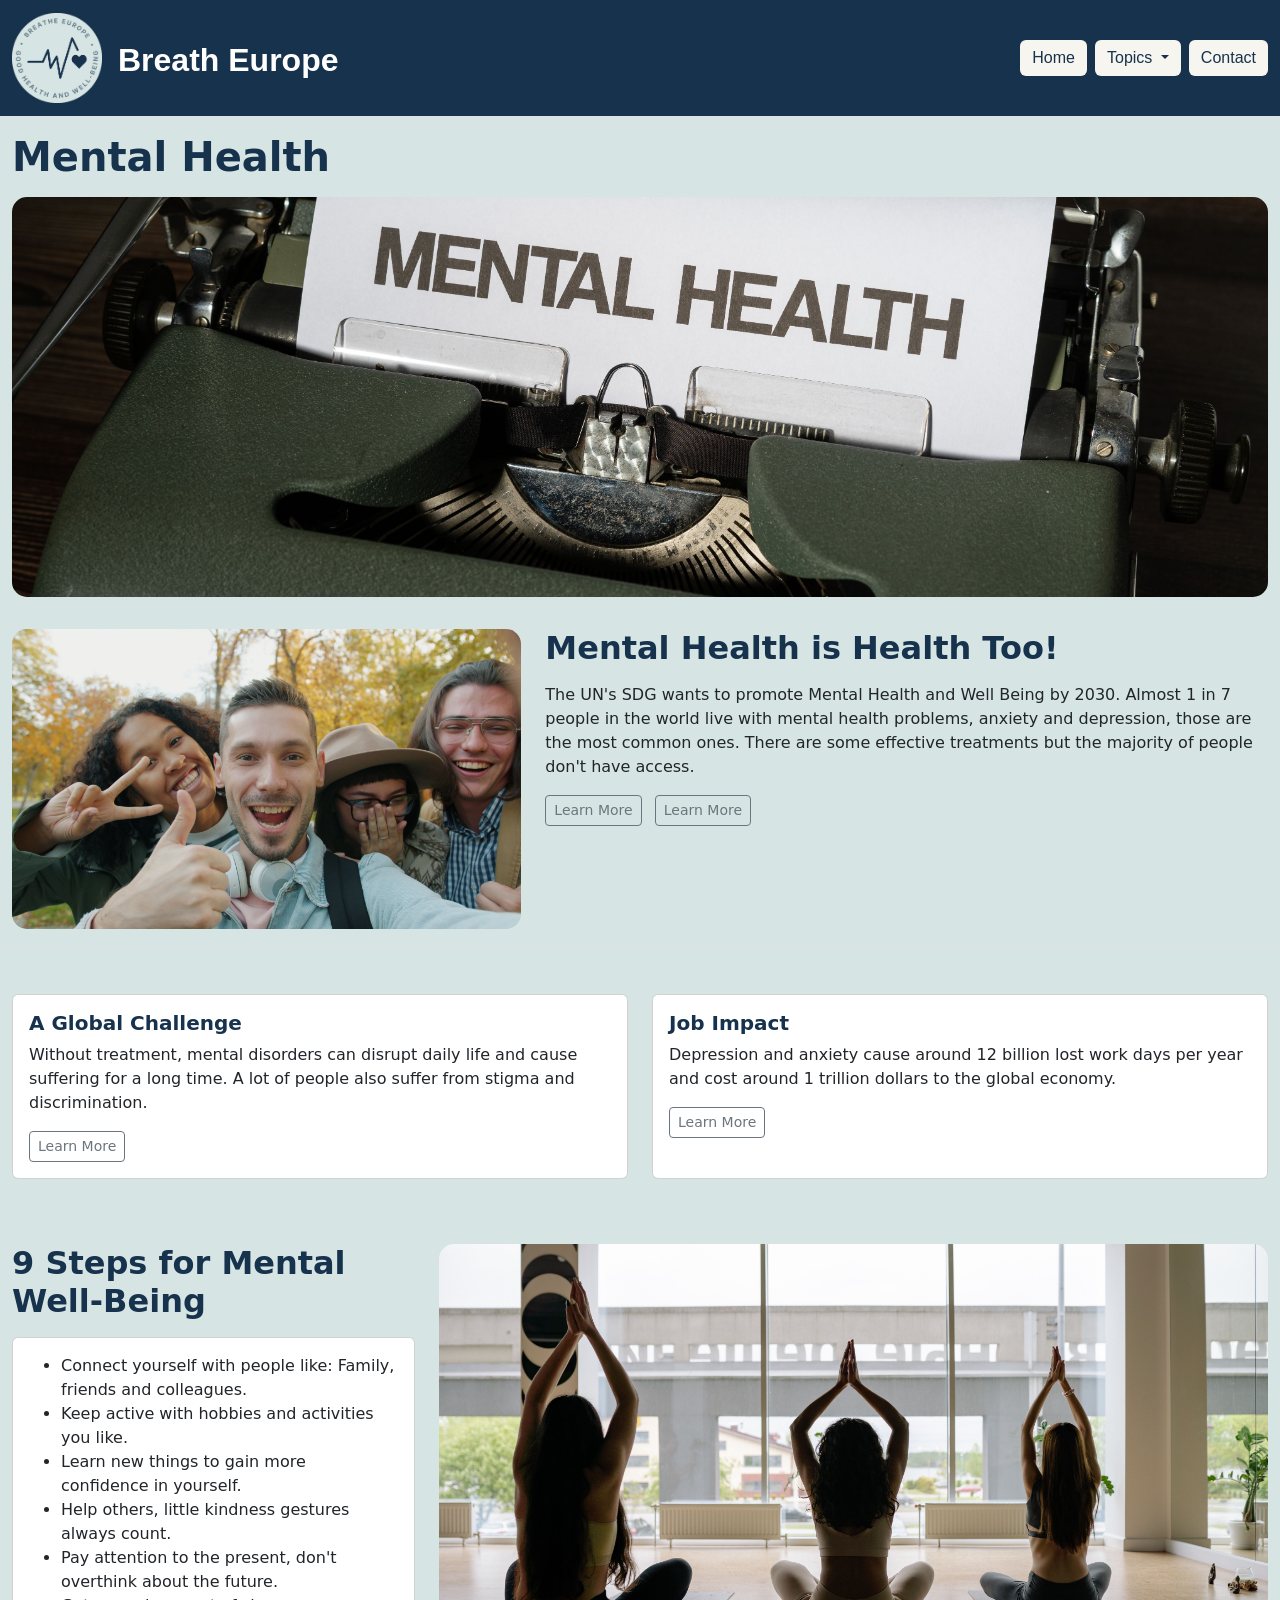
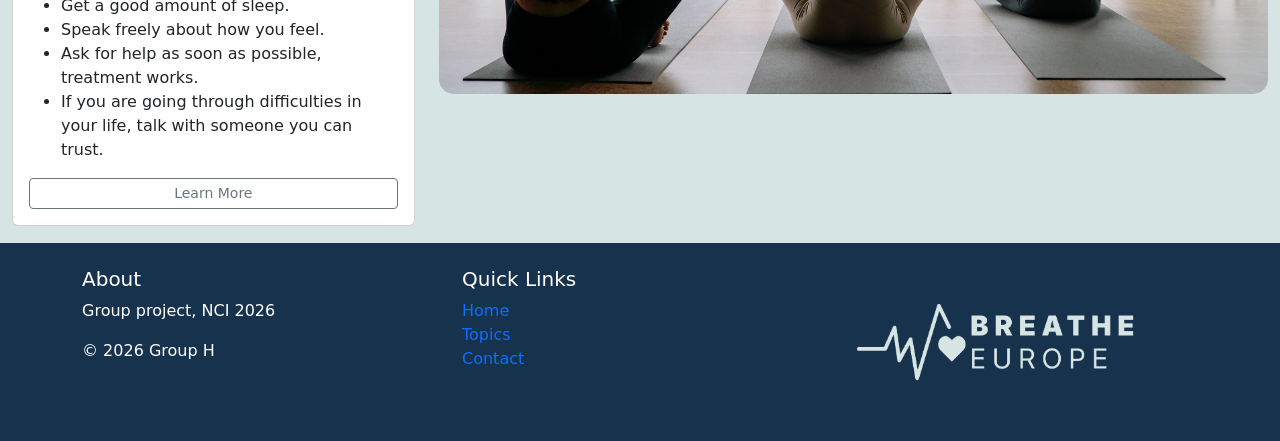
<file: mentalHealth.html>
<!--mentalHealth.html-->
<!DOCTYPE html>
<html lang="en">
<head>
	<meta charset="UTF-8">
	<meta name="viewport" content="width=device-width, initial-scale=1">
	<meta name="author" content="MA">
	<title>Breath Europe | Mental Health</title>
	<!-- Bootstrap CSS -->
	<link href="https://cdn.jsdelivr.net/npm/bootstrap@5.3.3/dist/css/bootstrap.min.css" rel="stylesheet">
	<link rel="stylesheet" href="css/style.css">
</head>
<body>
	<!-- Header With Logo, Dropdown Menu, Buttons directing to Home and Contact  -->
	<header>
		<nav class="navbar navbar-expand-lg border-bottom">
			<div class="container-fluid">
				<a class="navbar-brand" href="index.html">
					<img class="logo" src="images/logo2.png" alt="LOGO">
				</a>
				<p class="title">Breath Europe</p>
				<button class="navbar-toggler" type="button" data-bs-toggle="collapse" data-bs-target="#navbarSupportedContent" aria-controls="navbarSupportedContent" aria-expanded="false" aria-label="Toggle navigation">
					<span class="navbar-toggler-icon"></span>
				</button>
				<div class="collapse navbar-collapse" id="navbarSupportedContent">
					<ul class="navbar-nav ms-auto mb-2 mb-lg-0">
						<li class="nav-item">
							<a class="btn btn-outline-secondary me-2" href="index.html">Home</a>
						</li>
						<li class="nav-item dropdown">
							<a class="nav-link dropdown-toggle" id="topics" href="#" role="button" data-bs-toggle="dropdown" aria-expanded="false">Topics </a>
							<ul class="dropdown-menu dropdown-menu-end">
								<li><a class="dropdown-item" href="screenTime.html">Screen Time & Well-being</a></li>
								<li><a class="dropdown-item" href="activity.html">Physical Activity</a></li>
								<li><a class="dropdown-item" href="healthSystem.html">Access to Health System</a></li>
								<li><a class="dropdown-item" href="mentalHealth.html">Mental Health</a></li>
								<li><a class="dropdown-item" href="sleep.html">Sleep & Productivity</a></li>
								<li><a class="dropdown-item" href="smoking.html">Smoking & Vaping</a></li>
								<li><a class="dropdown-item" href="food.html">Food & Nutrition</a></li>
							</ul>
						</li>
						<li class="nav-item">
							<a class="btn btn-outline-secondary" href="contact.html">Contact</a>
						</li>
					</ul>
				</div>
			</div>
		</nav>
	</header>

	<main>
		<!-- SECTION 1 With Header and Banner Image -->
		<section class="container-fluid py-3">
			<h1 class="MA_title">Mental Health</h1>
			<img src="images/MA_mentalHealth.jpg" alt="BANNER" class="img-fluid w-100 MA_banner">
		</section>

		<!-- SECTION 2 With Main Image, Heading 2 and Description -->
		<section class="container-fluid py-3">
			<div class="row">
				<div class="col-md-5">
					<img src="images/MA_mentalHealthMain.jpg" alt="MAIN IMG" class="img-fluid w-100 MA_mainImage">
				</div>
				<div class="col-md-7">
					<h2 class="MA_subtitle">Mental Health is Health Too!</h2>
					<p>The UN's SDG wants to promote Mental Health and Well Being by 2030. Almost 1 in 7 people in the world live with mental health problems, anxiety and depression, those are the most common ones. There are some effective treatments but the majority of people don't have access. </p>
					<a href="https://www.informea.org/en/goals/sustainable-development-goals/goal-3-good-health-and-well-being/target-34" class="btn btn-outline-secondary btn-sm me-2" target="_blank" onclick="return confirmRedirect()">Learn More</a>
					<a href="https://www.who.int/news-room/fact-sheets/detail/mental-disorders" class="btn btn-outline-secondary btn-sm" target="_blank" onclick="return confirmRedirect()">Learn More</a>
				</div>
			</div>
		</section>

		<!-- SECTION 3 With Cards, Header 5's and Description -->
		<section class="container-fluid py-5 border-top border-bottom">
			<div class="row row-cols-1 row-cols-md-2 g-4">
				<div class="col">
					<div class="card h-100">
						<div class="card-body">
							<h5 class="card-title MA_cardTitle">A Global Challenge</h5>
							<p class="card-text">Without treatment, mental disorders can disrupt daily life and cause suffering for a long time. A lot of people also suffer from stigma and discrimination.</p>
							<a href="https://www.who.int/news-room/fact-sheets/detail/mental-disorders" class="btn btn-outline-secondary btn-sm" target="_blank" onclick="return confirmRedirect()">Learn More</a>
						</div>
					</div>
				</div>
				<div class="col">
					<div class="card h-100">
						<div class="card-body">
							<h5 class="card-title MA_cardTitle">Job Impact</h5>
							<p class="card-text">Depression and anxiety cause around 12 billion lost work days per year and cost around 1 trillion dollars to the global economy.</p>
							<a href="https://who.foundation/mental-health" class="btn btn-outline-secondary btn-sm" target="_blank" onclick="return confirmRedirect()">Learn More</a>
						</div>
					</div>
				</div>
			</div>
		</section>

		<!-- SECTION 4 With List Image and Listed Box -->
		<section class="container-fluid py-3">
			<div class="row">
				<div class="col-md-4 d-flex flex-column">
					<h2 class="MA_subtitle">9 Steps for Mental Well-Being</h2>
					<div class="card flex-grow-1">
						<div class="card-body MA_listBody">
							<ul class="MA_list">
								<li>Connect yourself with people like: Family, friends and colleagues.</li>
								<li>Keep active with hobbies and activities you like.</li>
								<li>Learn new things to gain more confidence in yourself.</li>
								<li>Help others, little kindness gestures always count.</li>
								<li>Pay attention to the present, don't overthink about the future.</li>
								<li>Get a good amount of sleep.</li>
								<li>Speak freely about how you feel.</li>
								<li>Ask for help as soon as possible, treatment works.</li>
								<li>If you are going through difficulties in your life, talk with someone you can trust.</li>
							</ul>
							<a href="https://www.nhs.uk/mental-health/self-help/guides-tools-and-activities/five-steps-to-mental-wellbeing" class="btn btn-outline-secondary btn-sm" target="_blank" onclick="return confirmRedirect()">Learn More</a>
						</div>
					</div>
				</div>
				<div class="col-md-8">
					<img src="images/MA_mentalHealthList.jpg" alt="LIST IMG" class="img-fluid w-100 MA_listImage">
				</div>
			</div>
		</section>
	</main>

	<!-- FOOTER With Quick Links to Home, Topics and Contact -->
	<footer class="border-top">
		<div class="container py-4">
			<div class="row g-4">
				<div class="col-md-4">
					<h3 class="h5">About</h3>
					<p>Group project, NCI 2026</p>
					<p>&copy; 2026 Group H</p>
				</div>
				<div class="col-md-4">
					<h3 class="h5">Quick Links</h3>
					<ul class="list-unstyled">
						<li><a href="index.html">Home</a></li>
						<li><a href="#topics">Topics</a></li>
						<li><a href="contact.html">Contact</a></li>
					</ul>
				</div>
				<div class="col-md-4">
					<img class="logo2" src="images/logo4.png">
				</div>
			</div>
		</div>
	</footer>

	<!-- Bootstrap JS -->
	<script src="https://cdn.jsdelivr.net/npm/bootstrap@5.3.3/dist/js/bootstrap.bundle.min.js"></script>
	<script src="js/script.js"></script>
</body>
</html>
</file>
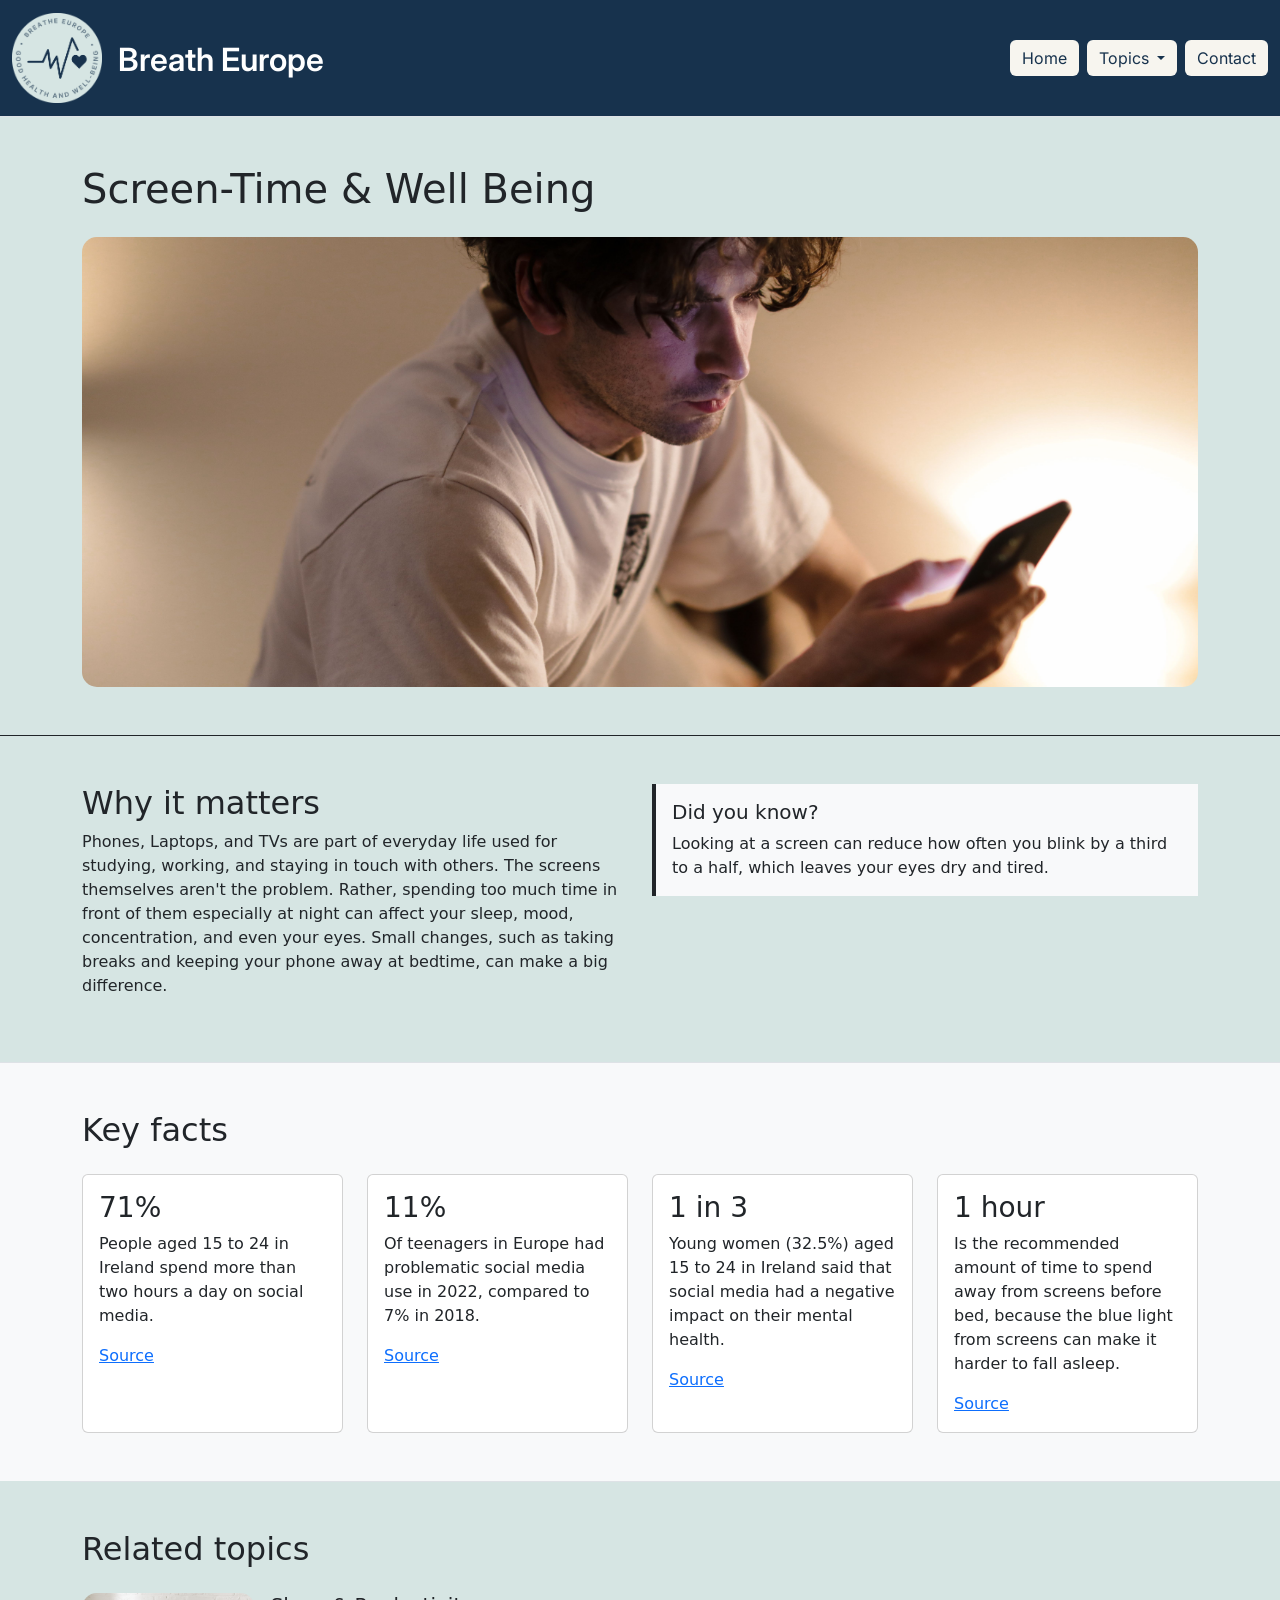
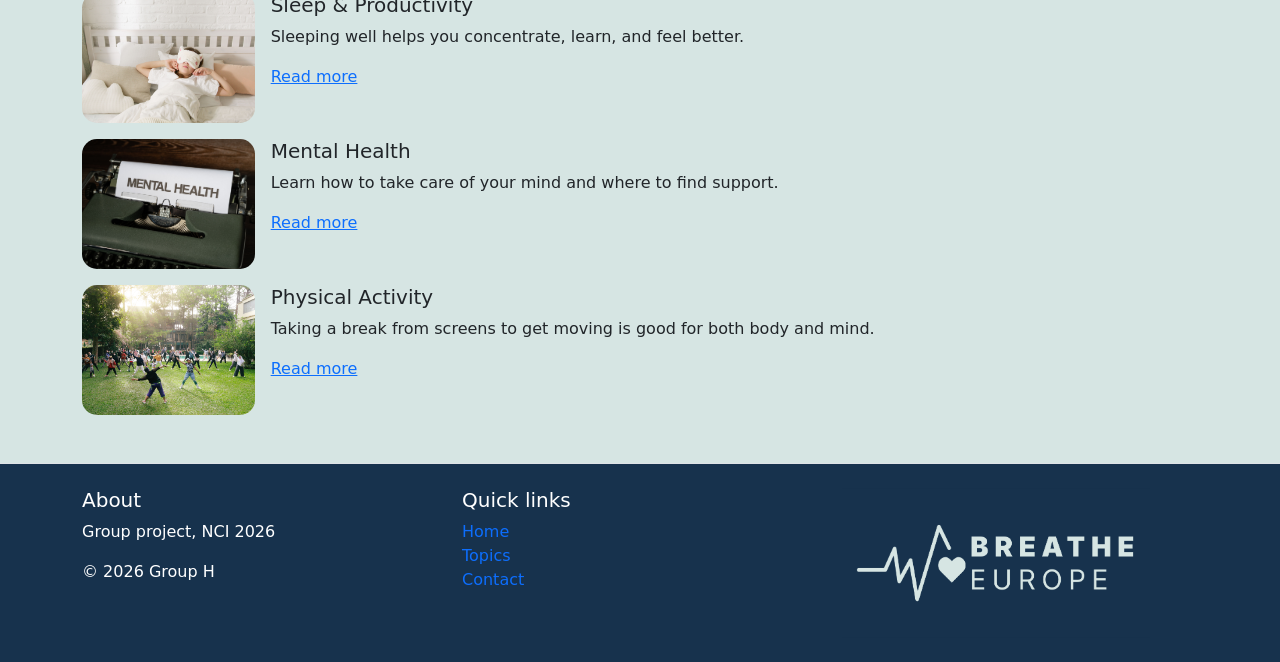
<file: screenTime.html>
<!--index.html-->
<!DOCTYPE html>
<html lang='en'>
	<head>
		<title>Breath Europe | Screen Time & Well Being</title>
		<meta charset="UTF-8">
		<meta name="viewport" content="width=device-width, initial-scale=1">
		<meta name='author' content='EM'>

		<!-- Bootstrap CSS (before style.css so your styles win) -->
		<link href="https://cdn.jsdelivr.net/npm/bootstrap@5.3.3/dist/css/bootstrap.min.css" rel="stylesheet">

		<link rel="stylesheet" href="css/style.css">
		<link rel="preconnect" href="https://fonts.googleapis.com">
		<link rel="preconnect" href="https://fonts.gstatic.com" crossorigin>
		<link href="https://fonts.googleapis.com/css2?family=Inter:ital,opsz,wght@0,14..32,100..900;1,14..32,100..900&display=swap" rel="stylesheet">
	</head>

	<body>
		<header>
			<nav class="navbar navbar-expand-lg border-bottom">
				<div class="container-fluid">
					<a class="navbar-brand" href="index.html">
						<img class="logo" src="images/logo2.png" alt="image description">
					</a>
					<p class="title">Breath Europe</p>
					<button class="navbar-toggler" type="button" data-bs-toggle="collapse" data-bs-target="#navbarSupportedContent" aria-controls="navbarSupportedContent" aria-expanded="false" aria-label="Toggle navigation">
						<span class="navbar-toggler-icon"></span>
					</button>
					<div class="collapse navbar-collapse" id="navbarSupportedContent">
						<ul class="navbar-nav ms-auto mb-2 mb-lg-0">
							<li class="nav-item">
								<a class="btn btn-outline-secondary me-2" href="index.html">Home</a>
							</li>
							<li class="nav-item dropdown">
								<a class="nav-link dropdown-toggle" id="topics" href="#" role="button" data-bs-toggle="dropdown" aria-expanded="false">
									Topics
								</a>
								<ul class="dropdown-menu dropdown-menu-end">
									<li><a class="dropdown-item" href="screenTime.html">Screen Time & Well-being</a></li>
									<li><a class="dropdown-item" href="activity.html">Physical Activity</a></li>
									<li><a class="dropdown-item" href="healthSystem.html">Access to Health System</a></li>
									<li><a class="dropdown-item" href="mentalHealth.html">Mental Health</a></li>
									<li><a class="dropdown-item" href="sleep.html">Sleep & Productivity</a></li>
									<li><a class="dropdown-item" href="smoking.html">Smoking & Vaping</a></li>
									<li><a class="dropdown-item" href="food.html">Food & Nutrition</a></li>
								</ul>
							</li>
							<li class="nav-item">
								<a class="btn btn-outline-secondary" href="contact.html">Contact</a>
							</li>
						</ul>
					</div>
				</div>
			</nav>
		</header>
 
		<main>
 
			<!-- Title + Banner -->
			<section class="container py-5">
 
				<h1 class="mb-4">Screen-Time & Well Being</h1>
				<img src="images/EM_screenTime.jpg" class="img-fluid w-100 banner_ST EM_image" alt="EM">
			</section>
 
			<!-- Why it matter -->
			<section class="border-top border-dark">
				<div class="container py-5">
					<div class="row g-4">
						<div class="col-md-6">
							<h2>Why it matters</h2>
							<p>Phones, Laptops, and TVs are part of everyday life used for studying, working, and staying in touch with others. The screens themselves aren't the problem. Rather, spending too much time in front of them especially at night can affect your sleep, mood, concentration, and even your eyes. Small changes, such as taking breaks and keeping your phone away at bedtime, can make a big difference.</p>
						</div>
						<div class="col-md-6">
							<aside class="bg-light border-start border-dark border-4 p-3">
								<h3 class="h5">Did you know?</h3>
								<p class="mb-0">Looking at a screen can reduce how often you blink by a third to a half, which leaves your eyes dry and tired.</p>
							</aside>
						</div>
					</div>
				</div>
			</section>
 
			<!-- Key Facts: 1 card per row on mobile, 4 on desktop -->
			<section class="bg-light border-top">
				<div class="container py-5">
					<h2 class="mb-4">Key facts</h2>
 
					<div class="row row-cols-1 row-cols-md-2 row-cols-lg-4 g-4">
 
						<div class="col">
							<div class="card h-100">
								<div class="card-body">
									<p class="h3">71%</p>
									<p class="card-text">People aged 15 to 24 in Ireland spend more than two hours a day on social media.</p>
									<a href="https://www.cso.ie/en/releasesandpublications/ep/p-ihsmr/irishhealthsurvey-mainresults2025/socialmediause/" target="_blank" rel="noopener noreferrer">Source</a>
								</div>
							</div>
						</div>
 
						<div class="col">
							<div class="card h-100">
								<div class="card-body">
									<p class="h3">11%</p>
									<p class="card-text">Of teenagers in Europe had problematic social media use in 2022, compared to 7% in 2018.</p>
									<a href="https://www.who.int/europe/news-room/25-09-2024-teens--screens-and-mental-health" target="_blank" rel="noopener noreferrer">Source</a>
								</div>
							</div>
						</div>
 
						<div class="col">
							<div class="card h-100">
								<div class="card-body">
									<p class="h3">1 in 3</p>
									<p class="card-text">Young women (32.5%) aged 15 to 24 in Ireland said that social media had a negative impact on their mental health.</p>
									<a href="https://www.cso.ie/en/releasesandpublications/ep/p-ihsmr/irishhealthsurvey-mainresults2025/keyfindings/" target="_blank" rel="noopener noreferrer">Source</a>
								</div>
							</div>
						</div>
 
						<div class="col">
							<div class="card h-100">
								<div class="card-body">
									<p class="h3">1 hour</p>
									<p class="card-text">Is the recommended amount of time to spend away from screens before bed, because the blue light from screens can make it harder to fall asleep.</p>
									<a href="https://www.nhs.uk/every-mind-matters/mental-wellbeing-tips/how-to-fall-asleep-faster-and-sleep-better/" target="_blank" rel="noopener noreferrer">Source</a>
								</div>
							</div>
						</div>
 
					</div>
				</div>
			</section>
 
 
			<!-- Related Topics: list with small image on the left, text on the right -->
			<section class="container py-5 border-top">
				<h2 class="mb-4">Related topics</h2>
 
				<div class="row g-3 mb-3">
					<div class="col-3 col-md-2">
						<img src="images/MA_sleep.jpg" class="img-fluid EM_image EM_relatedTopic" alt="EM">
					</div>
					<div class="col-9 col-md-10">
						<h3 class="h5">Sleep & Productivity</h3>
						<p>Sleeping well helps you concentrate, learn, and feel better.</p>
						<a href="sleep.html">Read more</a>
					</div>
				</div>
 
				<div class="row g-3 mb-3">
					<div class="col-3 col-md-2">
						<img src="images/MA_mentalHealth.jpg" class="img-fluid EM_image EM_relatedTopic" alt="EM">
					</div>
					<div class="col-9 col-md-10">
						<h3 class="h5">Mental Health</h3>
						<p>Learn how to take care of your mind and where to find support.</p>
						<a href="mentalHealth.html">Read more</a>
					</div>
				</div>
 
				<div class="row g-3">
					<div class="col-3 col-md-2">
						<img src="images/physicalActivity_TA.jpg" class="img-fluid EM_image EM_relatedTopic" alt="EM">
					</div>
					<div class="col-9 col-md-10">
						<h3 class="h5">Physical Activity</h3>
						<p>Taking a break from screens to get moving is good for both body and mind.</p>
						<a href="activity.html">Read more</a>
					</div>
				</div>
			</section>
 
		</main>
 
		<!-- FOOTER -->
		<footer class="border-top">
			<div class="container py-4">
				<div class="row g-4">
 
					<div class="col-md-4">
						<h3 class="h5">About</h3>
						<p>Group project, NCI 2026</p>
						<p>&copy; 2026 Group H</p>
					</div>
 
					<div class="col-md-4">
						<h3 class="h5">Quick links</h3>
						<ul class="list-unstyled">
							<li><a href="index.html">Home</a></li>
							<li><a href="#topics">Topics</a></li>
							<li><a href="contact.html">Contact</a></li>
						</ul>
					</div>
					<div class="col-md-4">
						<img class="logo2" src="images/logo4.png">
					</div>
 
				</div>
			</div>
		</footer>

		<!-- Bootstrap JS (makes the dropdown open) -->
		<script src="https://cdn.jsdelivr.net/npm/bootstrap@5.3.3/dist/js/bootstrap.bundle.min.js"></script>
	</body>
</html>
</file>
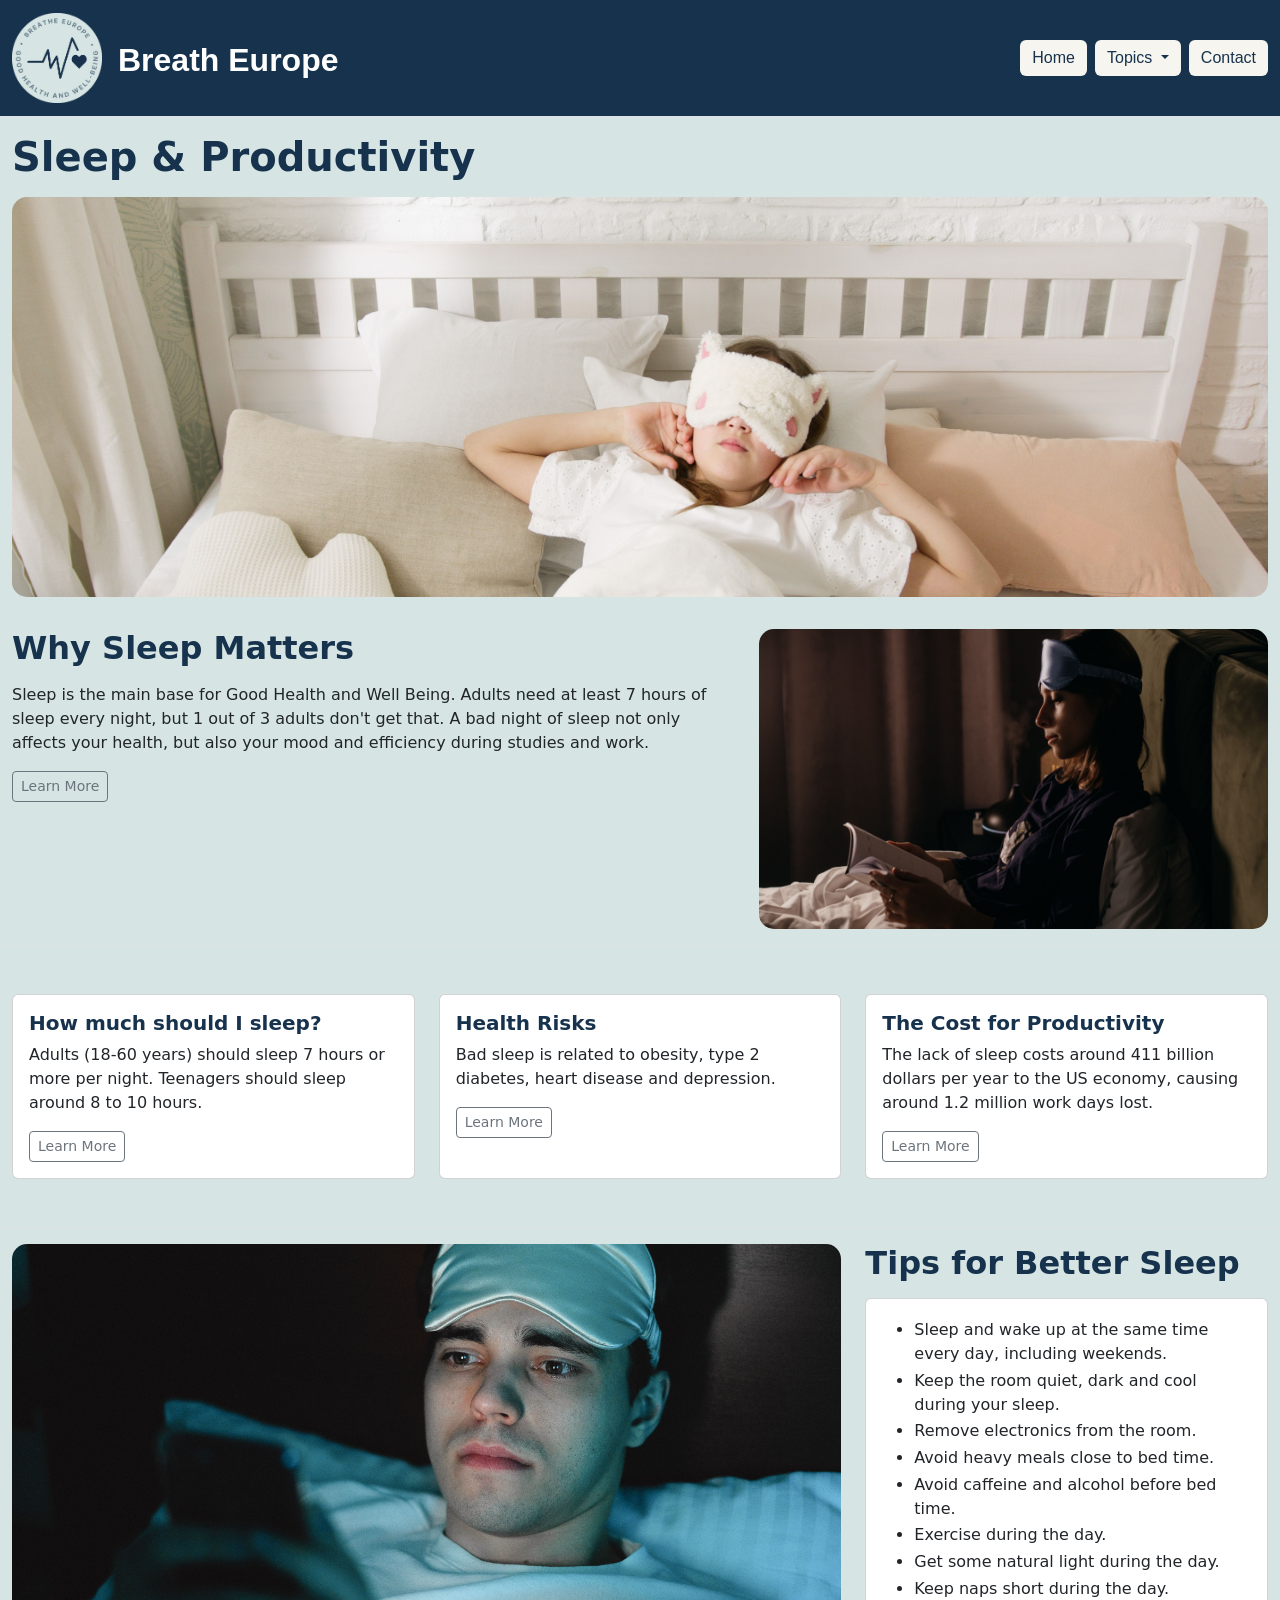
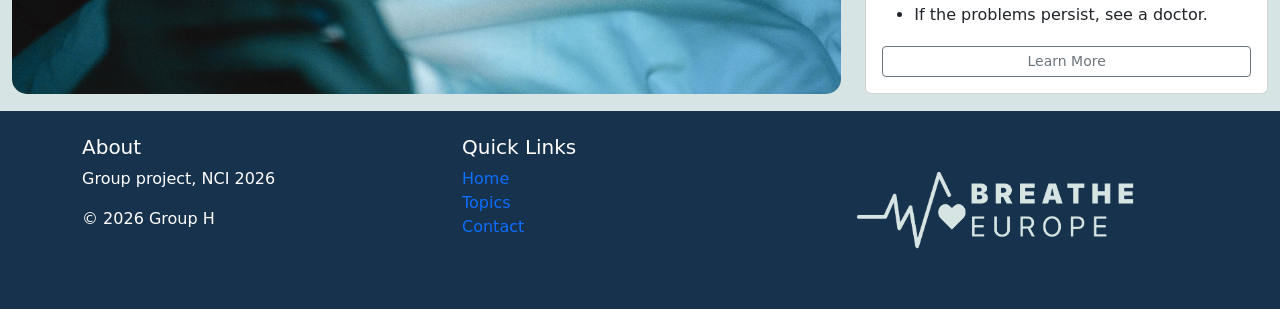
<file: sleep.html>
<!--sleep.html-->
<!DOCTYPE html>
<html lang="en">
<head>
	<meta charset="UTF-8">
	<meta name="viewport" content="width=device-width, initial-scale=1">
	<meta name="author" content="MA">
	<title>Breath Europe | Sleep & Productivity</title>
	<!-- Bootstrap CSS -->
	<link href="https://cdn.jsdelivr.net/npm/bootstrap@5.3.3/dist/css/bootstrap.min.css" rel="stylesheet">
	<link rel="stylesheet" href="css/style.css">
</head>
<body>
	<!-- HEADER With Logo, Dropdown Menu, Buttons directing to Home and Contact -->
	<header>
		<nav class="navbar navbar-expand-lg border-bottom">
			<div class="container-fluid">
				<a class="navbar-brand" href="index.html">
					<img class="logo" src="images/logo2.png" alt="LOGO">
				</a>
				<p class="title">Breath Europe</p>
				<button class="navbar-toggler" type="button" data-bs-toggle="collapse" data-bs-target="#navbarSupportedContent" aria-controls="navbarSupportedContent" aria-expanded="false" aria-label="Toggle navigation">
					<span class="navbar-toggler-icon"></span>
				</button>
				<div class="collapse navbar-collapse" id="navbarSupportedContent">
					<ul class="navbar-nav ms-auto mb-2 mb-lg-0">
						<li class="nav-item">
							<a class="btn btn-outline-secondary me-2" href="index.html">Home</a>
						</li>
						<li class="nav-item dropdown">
							<a class="nav-link dropdown-toggle" id="topics" href="#" role="button" data-bs-toggle="dropdown" aria-expanded="false">Topics </a>
							<ul class="dropdown-menu dropdown-menu-end">
								<li><a class="dropdown-item" href="screenTime.html">Screen Time & Well-being</a></li>
								<li><a class="dropdown-item" href="activity.html">Physical Activity</a></li>
								<li><a class="dropdown-item" href="healthSystem.html">Access to Health System</a></li>
								<li><a class="dropdown-item" href="mentalHealth.html">Mental Health</a></li>
								<li><a class="dropdown-item" href="sleep.html">Sleep & Productivity</a></li>
								<li><a class="dropdown-item" href="smoking.html">Smoking & Vaping</a></li>
								<li><a class="dropdown-item" href="food.html">Food & Nutrition</a></li>
							</ul>
						</li>
						<li class="nav-item">
							<a class="btn btn-outline-secondary" href="contact.html">Contact</a>
						</li>
					</ul>
				</div>
			</div>
		</nav>
	</header>

	<main>
		<!-- SECTION 1 With Header and Banner Image -->
		<section class="container-fluid py-3">
			<h1 class="MA_title">Sleep & Productivity</h1>
			<img src="images/MA_sleep.jpg" alt="BANNER" class="img-fluid w-100 MA_banner">
		</section>

		<!-- SECTION 2 With Main Image, Heading 2 and Description -->
		<section class="container-fluid py-3">
			<div class="row">
				<div class="col-md-7">
					<h2 class="MA_subtitle">Why Sleep Matters</h2>
					<p>Sleep is the main base for Good Health and Well Being. Adults need at least 7 hours of sleep every night, but 1 out of 3 adults don't get that. A bad night of sleep not only affects your health, but also your mood and efficiency during studies and work.</p>
					<a href="https://www.cdc.gov/sleep/data-and-statistics/adults.html" class="btn btn-outline-secondary btn-sm" target="_blank" onclick="return confirmRedirect()">Learn More</a>
				</div>
				<div class="col-md-5">
					<img src="images/MA_sleepMain.jpg" alt="MAIN IMG" class="img-fluid w-100 MA_mainImage">
				</div>
			</div>
		</section>

		<!-- SECTION 3 With Cards, Header 5's and Description -->
		<section class="container-fluid py-5 border-top border-bottom">
			<div class="row row-cols-1 row-cols-md-3 g-4">
				<div class="col">
					<div class="card h-100">
						<div class="card-body">
							<h5 class="card-title MA_cardTitle">How much should I sleep?</h5>
							<p class="card-text">Adults (18-60 years) should sleep 7 hours or more per night. Teenagers should sleep around 8 to 10 hours. </p>
							<a href="https://www.cdc.gov/sleep/data-and-statistics/adults.html" class="btn btn-outline-secondary btn-sm" target="_blank" onclick="return confirmRedirect()">Learn More</a>
						</div>
					</div>
				</div>
				<div class="col">
					<div class="card h-100">
						<div class="card-body">
							<h5 class="card-title MA_cardTitle">Health Risks</h5>
							<p class="card-text">Bad sleep is related to obesity, type 2 diabetes, heart disease and depression.</p>
							<a href="https://stacks.cdc.gov/view/cdc/115628/cdc_115628_DS1.pdf" class="btn btn-outline-secondary btn-sm" target="_blank" onclick="return confirmRedirect()">Learn More</a>
						</div>
					</div>
				</div>
				<div class="col">
					<div class="card h-100">
						<div class="card-body">
							<h5 class="card-title MA_cardTitle">The Cost for Productivity</h5>
							<p class="card-text">The lack of sleep costs around 411 billion dollars per year to the US economy, causing around 1.2 million work days lost.</p>
							<a href="https://www.rand.org/pubs/research_reports/RR1791" class="btn btn-outline-secondary btn-sm" target="_blank" onclick="return confirmRedirect()">Learn More</a>
						</div>
					</div>
				</div>
			</div>
		</section>

		<!-- SECTION 4 With List Image and Listed Box -->
		<section class="container-fluid py-3">
			<div class="row">
				<div class="col-md-8">
					<img src="images/MA_sleepList.jpg" alt="LIST IMG" class="img-fluid w-100 MA_listImage">
				</div>
				<div class="col-md-4 d-flex flex-column">
					<h2 class="MA_subtitle">Tips for Better Sleep</h2>
					<div class="card flex-grow-1">
						<div class="card-body MA_listBody">
							<ul class="MA_list">
								<li>Sleep and wake up at the same time every day, including weekends.</li>
								<li>Keep the room quiet, dark and cool during your sleep.</li>
								<li>Remove electronics from the room.</li>
								<li>Avoid heavy meals close to bed time.</li>
								<li>Avoid caffeine and alcohol before bed time.</li>
								<li>Exercise during the day.</li>
								<li>Get some natural light during the day.</li>
								<li>Keep naps short during the day.</li>
								<li>If the problems persist, see a doctor.</li>
							</ul>
							<a href="https://www.cdc.gov/sleep/about" class="btn btn-outline-secondary btn-sm" target="_blank" onclick="return confirmRedirect()">Learn More</a>
						</div>
					</div>
				</div>
			</div>
		</section>
	</main>

	<!-- FOOTER With Quick Links to Home, Topics and Contact -->
	<footer class="border-top">
		<div class="container py-4">
			<div class="row g-4">
				<div class="col-md-4">
					<h3 class="h5">About</h3>
					<p>Group project, NCI 2026</p>
					<p>&copy; 2026 Group H</p>
				</div>
				<div class="col-md-4">
					<h3 class="h5">Quick Links</h3>
					<ul class="list-unstyled">
						<li><a href="index.html">Home</a></li>
						<li><a href="#topics">Topics</a></li>
						<li><a href="contact.html">Contact</a></li>
					</ul>
				</div>
				<div class="col-md-4">
					<img class="logo2" src="images/logo4.png">
				</div>
			</div>
		</div>
	</footer>

	<!-- Bootstrap JS -->
	<script src="https://cdn.jsdelivr.net/npm/bootstrap@5.3.3/dist/js/bootstrap.bundle.min.js"></script>
	<script src="js/script.js"></script>
</body>
</html>
</file>
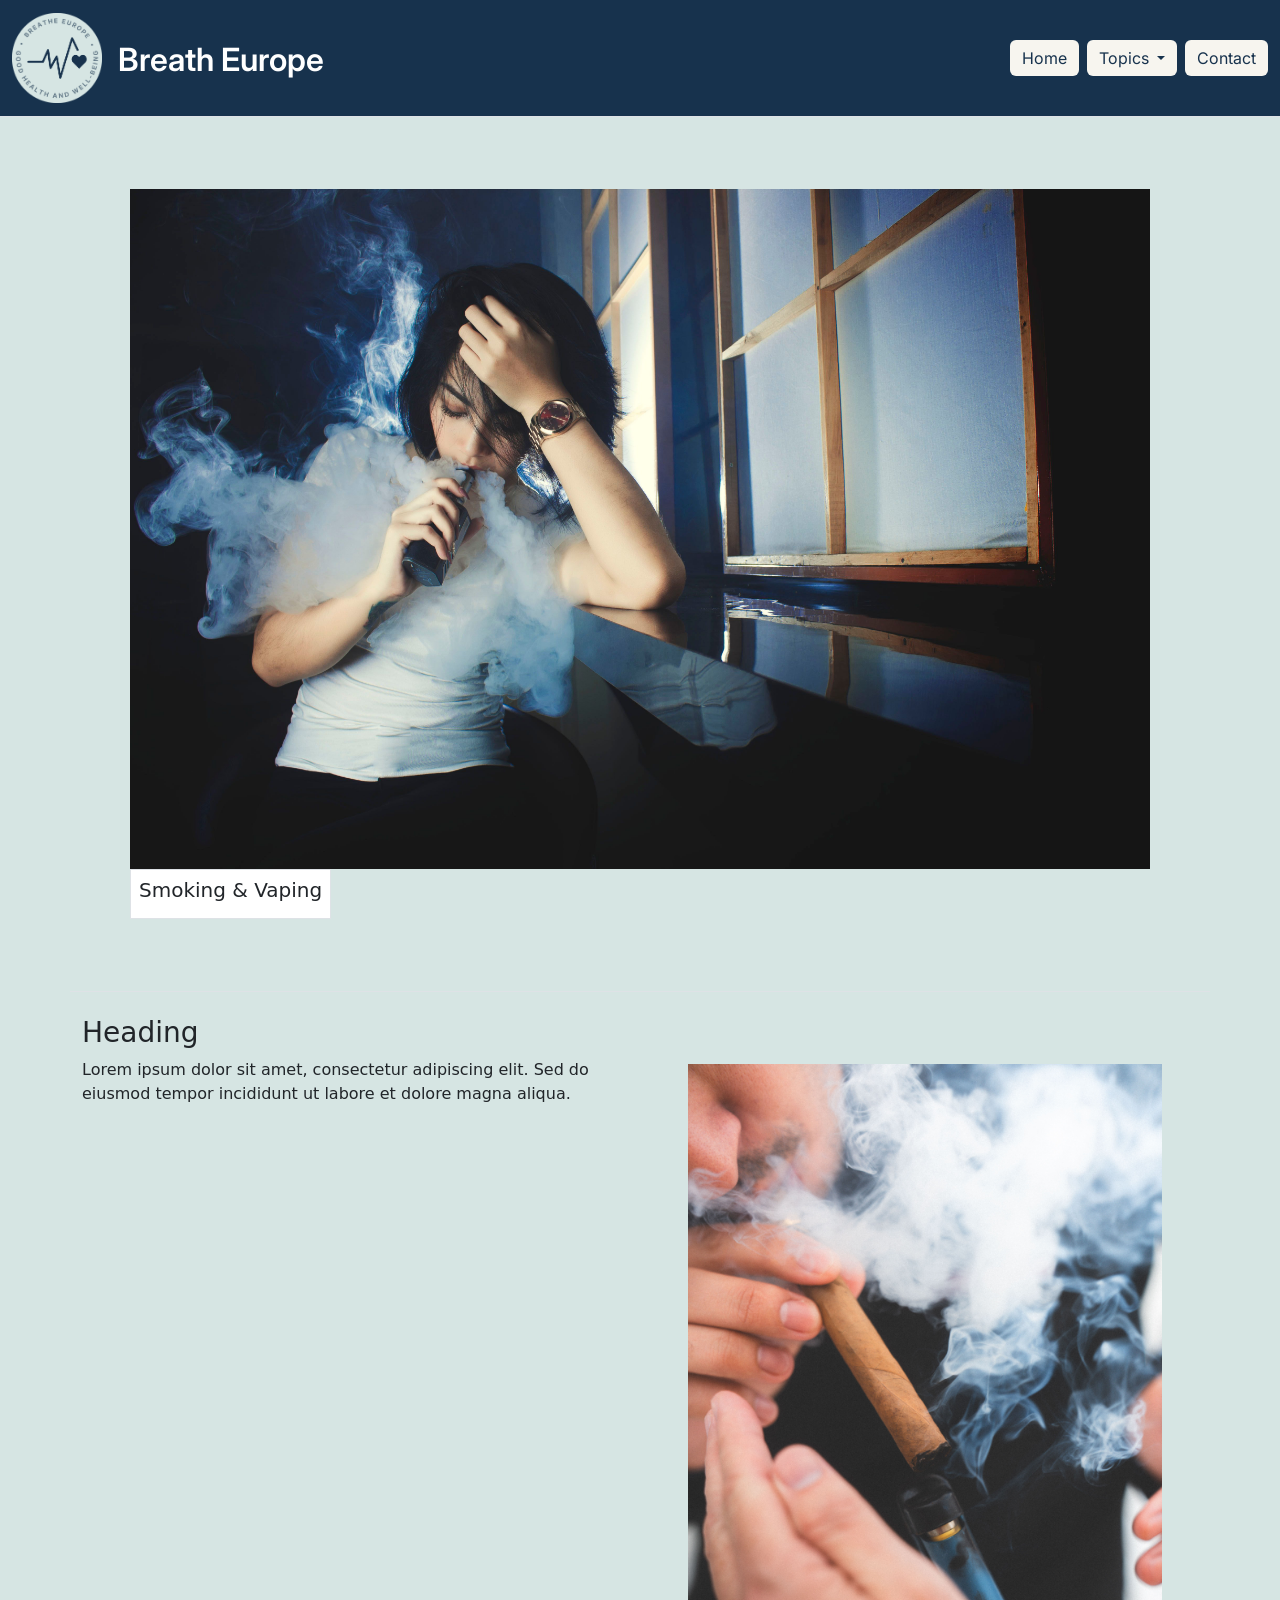
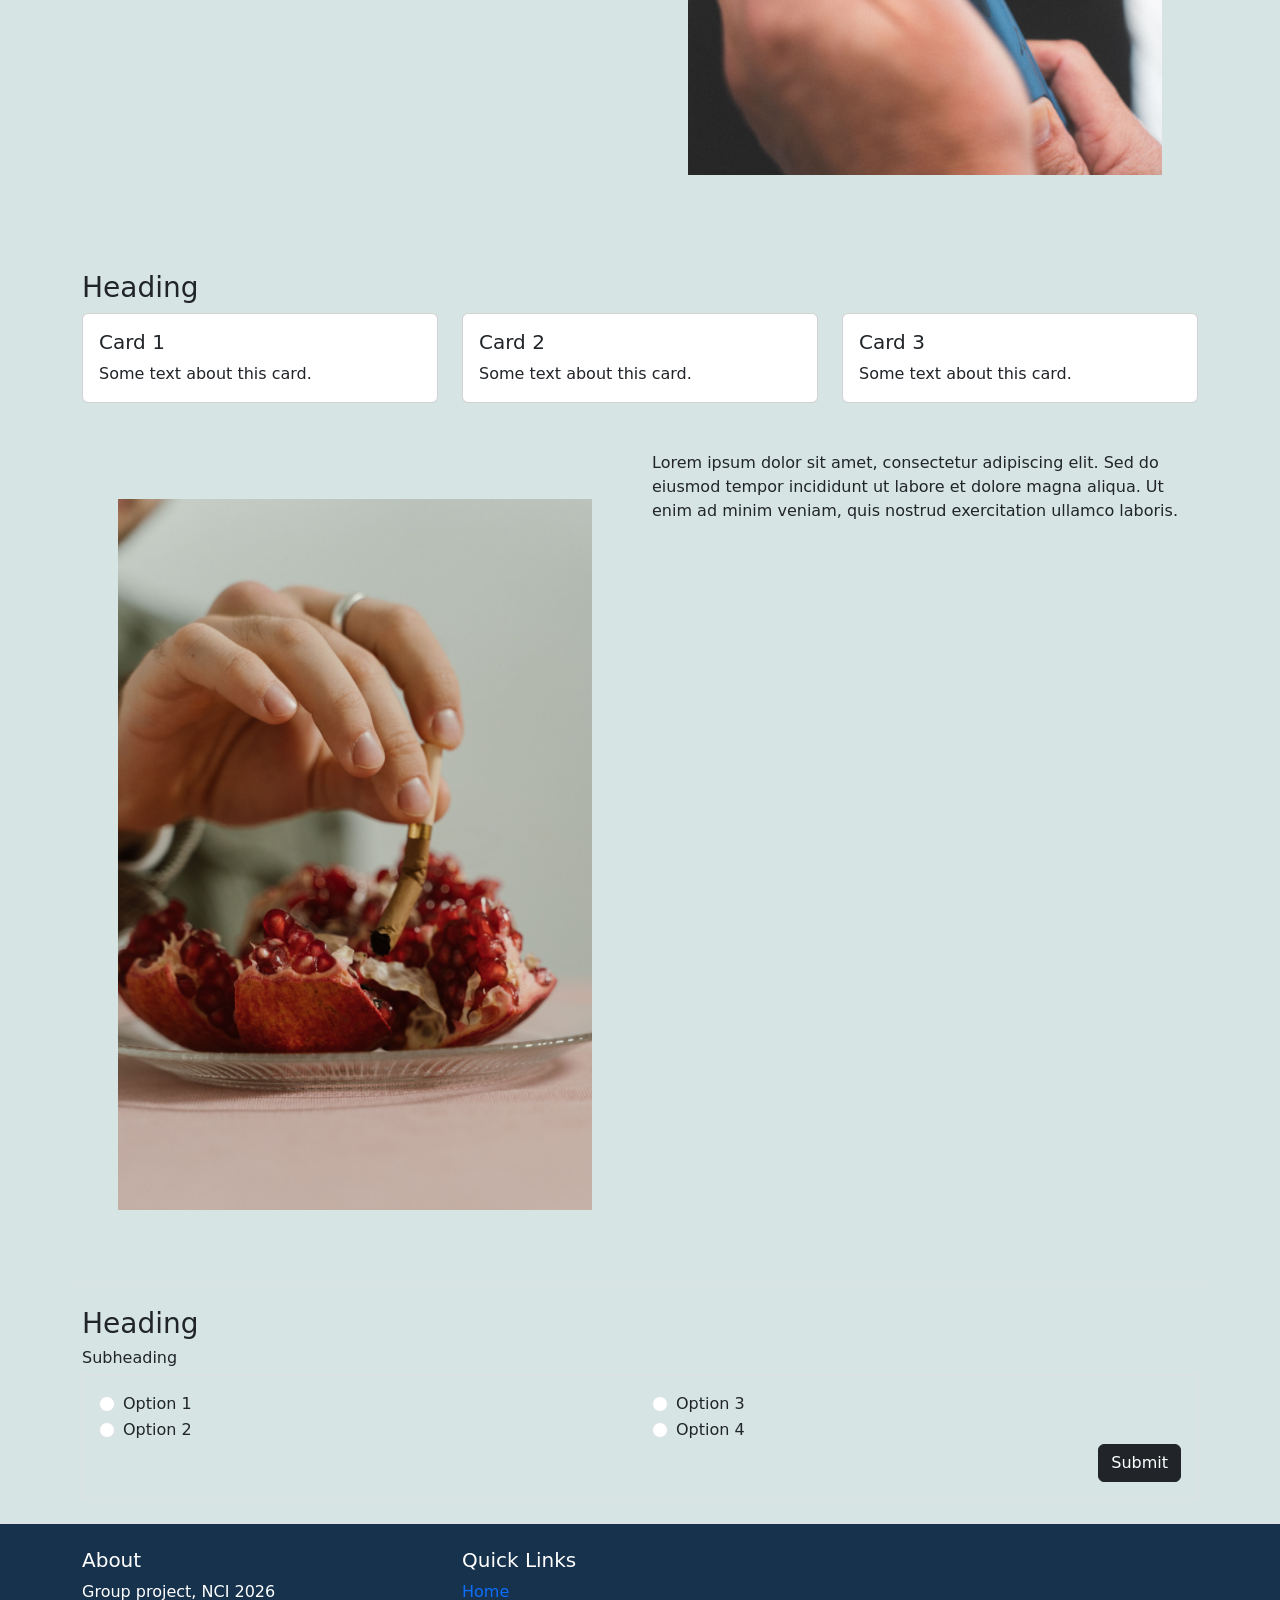
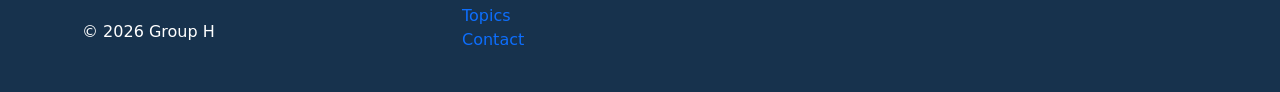
<file: smoking.html>
<!--smoking.html-->
<!DOCTYPE html>
<html lang="en">
	<head>
		<meta charset="UTF-8">
		<meta name="viewport" content="width=device-width, initial-scale=1">
		<!-- meta tag with my initials to identify my work -->
		<meta name="author" content="CF">
		<title>Breath Europe | Smoking & Vaping</title>
		<!-- bootstrap CSS -->
		<link href="https://cdn.jsdelivr.net/npm/bootstrap@5.3.3/dist/css/bootstrap.min.css" rel="stylesheet">
		<link rel="stylesheet" href="css/style.css">
		<link rel="preconnect" href="https://fonts.googleapis.com">
		<link rel="preconnect" href="https://fonts.gstatic.com" crossorigin>
		<link href="https://fonts.googleapis.com/css2?family=Inter:ital,opsz,wght@0,14..32,100..900;1,14..32,100..900&display=swap" rel="stylesheet">
	</head>
	<body>
		<!-- header( navbar + Title + logo image + buttons + dropdown menu -->
		<header>
			<nav class="navbar navbar-expand-lg border-bottom">
				<div class="container-fluid">
					<a class="navbar-brand" href="index.html">
						<img class="logo" src="images/logo2.png" alt="logo_image">
					</a>
					<p class="title">Breath Europe</p>
					<button class="navbar-toggler" type="button" data-bs-toggle="collapse" data-bs-target="#navbarSupportedContent" aria-controls="navbarSupportedContent" aria-expanded="false" aria-label="Toggle navigation">
						<span class="navbar-toggler-icon"></span>
					</button>
					<div class="collapse navbar-collapse" id="navbarSupportedContent">
						<ul class="navbar-nav ms-auto mb-2 mb-lg-0">
							<li class="nav-item">
								<a class="btn btn-outline-secondary me-2" href="index.html">Home</a>
							</li>
							<li class="nav-item dropdown">
								<a class="nav-link dropdown-toggle" id="topics" href="#" role="button" data-bs-toggle="dropdown" aria-expanded="false">Topics </a>
								<ul class="dropdown-menu dropdown-menu-end">
									<li><a class="dropdown-item" href="screenTime.html">Screen Time & Well-being</a></li>
									<li><a class="dropdown-item" href="activity.html">Physical Activity</a></li>
									<li><a class="dropdown-item" href="healthSystem.html">Access to Health System</a></li>
									<li><a class="dropdown-item" href="mentalHealth.html">Mental Health</a></li>
									<li><a class="dropdown-item" href="sleep.html">Sleep & Productivity</a></li>
									<li><a class="dropdown-item" href="smoking.html">Smoking & Vaping</a></li>
									<li><a class="dropdown-item" href="food.html">Food & Nutrition</a></li>
								</ul>
							</li>
							<li class="nav-item">
								<a class="btn btn-outline-secondary" href="contact.html">Contact</a>
							</li>
						</ul>
					</div>
				</div>
			</nav>
		</header>

		<!-- banner content -->
		<div class="container my-4">
			<div class="bg p-5 text-left">
				<img src="images/CF_Smoking.jpg" alt="BANNER" class="img-fluid w-100">
				<div class="bg-white d-inline-block p-2 border">
					<h5>Smoking & Vaping</h5>
				</div>
			</div>
		</div>
		
		<!-- introduction content : text(left) + image (right) -->
		<div class="container my-4 border-top pt-4">
			<div class="row">
				<div class="col-md-6">
					<h3>Heading</h3>
					<p>Lorem ipsum dolor sit amet, consectetur adipiscing elit. Sed do eiusmod tempor incididunt ut labore et dolore magna aliqua.</p>
				</div>
				<div class="col-md-6 text-center p-5">
					<img src="images/CF_vapeCig.jpg" alt="INTRO IMG" class="img-fluid w-100">
				</div>
			</div>
		</div>
		
		<!-- 3 cards -->
		<div class="bg py-4">
			<div class="container">
				<h3>Heading</h3>
				<div class="row">
					<div class="col-md-4">
						<div class="card">
							<div class="card-body">
								<h5 class="card-title">Card 1</h5>
								<p class="card-text">Some text about this card.</p>
							</div>
						</div>
					</div>
					<div class="col-md-4">
						<div class="card">
							<div class="card-body">
								<h5 class="card-title">Card 2</h5>
								<p class="card-text">Some text about this card.</p>
							</div>
						</div>
					</div>
					<div class="col-md-4">
						<div class="card">
							<div class="card-body">
								<h5 class="card-title">Card 3</h5>
								<p class="card-text">Some text about this card.</p>
							</div>
						</div>
					</div>
				</div>
			</div>
		</div>
		
		<!-- second content : text(right) + image (left) -->
		<div class="container my-4">
			<div class="row">
				<div class="col-md-6 text-center p-5">
				<img src="images/CF_noSmoke.jpg" alt="IMG" class="img-fluid w-100">
				</div>
				<div class="col-md-6">
					<p>Lorem ipsum dolor sit amet, consectetur adipiscing elit. Sed do eiusmod tempor incididunt ut labore et dolore magna aliqua. Ut enim ad minim veniam, quis nostrud exercitation ullamco laboris.</p>
				</div>
			</div>
		</div>
		
		<!-- responsive quiz -->
		<div class="container my-4 border-top pt-4">
			<h3>Heading</h3>
			<h6>Subheading</h6>
			<form class="border p-3">
				<div class="row">
					<div class="col-md-6">
						<div class="form-check">
							<input class="form-check-input" type="radio" name="option" id="op1">
							<label class="form-check-label" for="op1">Option 1</label>
						</div>
						<div class="form-check">
							<input class="form-check-input" type="radio" name="option" id="op2">
							<label class="form-check-label" for="op2">Option 2</label>
						</div>
					</div>
					<div class="col-md-6">
						<div class="form-check">
							<input class="form-check-input" type="radio" name="option" id="op3">
							<label class="form-check-label" for="op3">Option 3</label>
						</div>
							<div class="form-check">
								<input class="form-check-input" type="radio" name="option" id="op4">
								<label class="form-check-label" for="op4">Option 4</label>
							</div>
					</div>
				</div>
				<div class="text-end">
					<button type="submit" class="btn btn-dark">Submit</button>
				</div>
			</form>
		</div>	
						
		<!-- footer -->
		<footer class="border-top">
			<div class="container py-4">
				<div class="row g-4">
					<div class="col-md-4">
						<h3 class="h5">About</h3>
						<p>Group project, NCI 2026</p>
						<p>&copy; 2026 Group H</p>
					</div>
					<div class="col-md-4">
						<h3 class="h5">Quick Links</h3>
						<ul class="list-unstyled">
							<li><a href="index.html">Home</a></li>
							<li><a href="#topics">Topics</a></li>
							<li><a href="contact.html">Contact</a></li>
						</ul>
					</div>	
				</div>
			</div>
		</footer>
			
		<!-- bootstrap JS -->
		<script src="https://cdn.jsdelivr.net/npm/bootstrap@5.3.3/dist/js/bootstrap.bundle.min.js"></script>
	</body>
</html>
</file>
<file: css/style.css>
/*<weight>: Use a value from 100 to 900
<uniquifier>: Use a unique and descriptive class name */

.inter-<uniquifier> {
  font-family: "Inter", sans-serif;
  font-optical-sizing: auto;
  font-weight: <weight>;
  font-style: normal;
}

.logo {
	height: 90px;
	width: auto;
}

header {
	background-color: #17324d;
	
}

.title {
	color: white;
	font-family: Inter, sans-serif;
	font-weight: 600;
	font-size: 2rem;
	margin-top: 20px;
}

/* ===== Navbar: Home, Topics e Contact ===== */

/* COLORS */
.navbar .btn-outline-secondary,
.navbar .nav-link.dropdown-toggle {
  --nav-text: #17324d;           
  --nav-bg: #f7f5ef;             

  --nav-text-hover: #f7f5ef;     
  --nav-bg-hover: #17324d;       
}

/* 2. SHAPE */
.navbar .btn-outline-secondary,
.navbar .nav-link.dropdown-toggle {
  color: var(--nav-text);
  background-color: var(--nav-bg);
  border: none;                  
  border-radius: 0.375rem;
  padding: 0.375rem 0.75rem;
  font-family: Inter, sans-serif;
  font-size: 1rem;
  font-weight: 400;
  line-height: 1.5;
}

/* HOVER, FOCUS */
.navbar .btn-outline-secondary:hover,
.navbar .btn-outline-secondary:focus,
.navbar .btn-outline-secondary:active,
.navbar .nav-link.dropdown-toggle:hover,
.navbar .nav-link.dropdown-toggle:focus,
.navbar .nav-link.dropdown-toggle.show {
  color: var(--nav-text-hover);
  background-color: var(--nav-bg-hover);
  border: none;
}
.navbar .navbar-nav {
  gap: 0.5rem;
}
.navbar .navbar-nav .btn.me-2 {
  margin-right: 0 !important;
}

.banner_ST {
	height: 450px;
	object-fit: cover;
	object-position: top;
}

body {
	background-color: #d6e5e3;
}

.logo2 {
	height: 150px;
	width: auto;
}

footer {
  background-color: #17324d;
  color: white;
}

footer a {
  text-decoration: none;
  background-color: #17324d;
}

.card-img-top {
  height: 225px;
  object-fit: cover;
  object-position: top;
}

.EM_image {
  border-radius: 15px;
}

.EM_relatedTopic {
  height: 130px;
  object-fit: cover;
  object-position: top;
}

/* MA - Images (sleep.html and mentalHealth.html) */

.MA_banner {
	height: 400px;
	object-fit: cover;
	object-position: center;
	border-radius: 15px;
}

.MA_mainImage {
	height: 300px;
	object-fit: cover;
	border-radius: 15px;
}

.MA_listImage {
	height: 450px;
	object-fit: cover;
	border-radius: 15px;
}

/* MA - Headings (sleep.html and mentalHealth.html) */

.MA_title,
.MA_subtitle {
	color: #17324d;
	font-weight: 700;
	margin-bottom: 1rem;
}

.MA_cardTitle {
	color: #17324d;
	font-weight: 600;
}

/* MA - List box (sleep.html and mentalHealth.html) */

.MA_listBody {
	display: flex;
	flex-direction: column;
}

.MA_list {
	flex-grow: 1;
	display: flex;
	flex-direction: column;
	justify-content: space-evenly;
}
</file>
